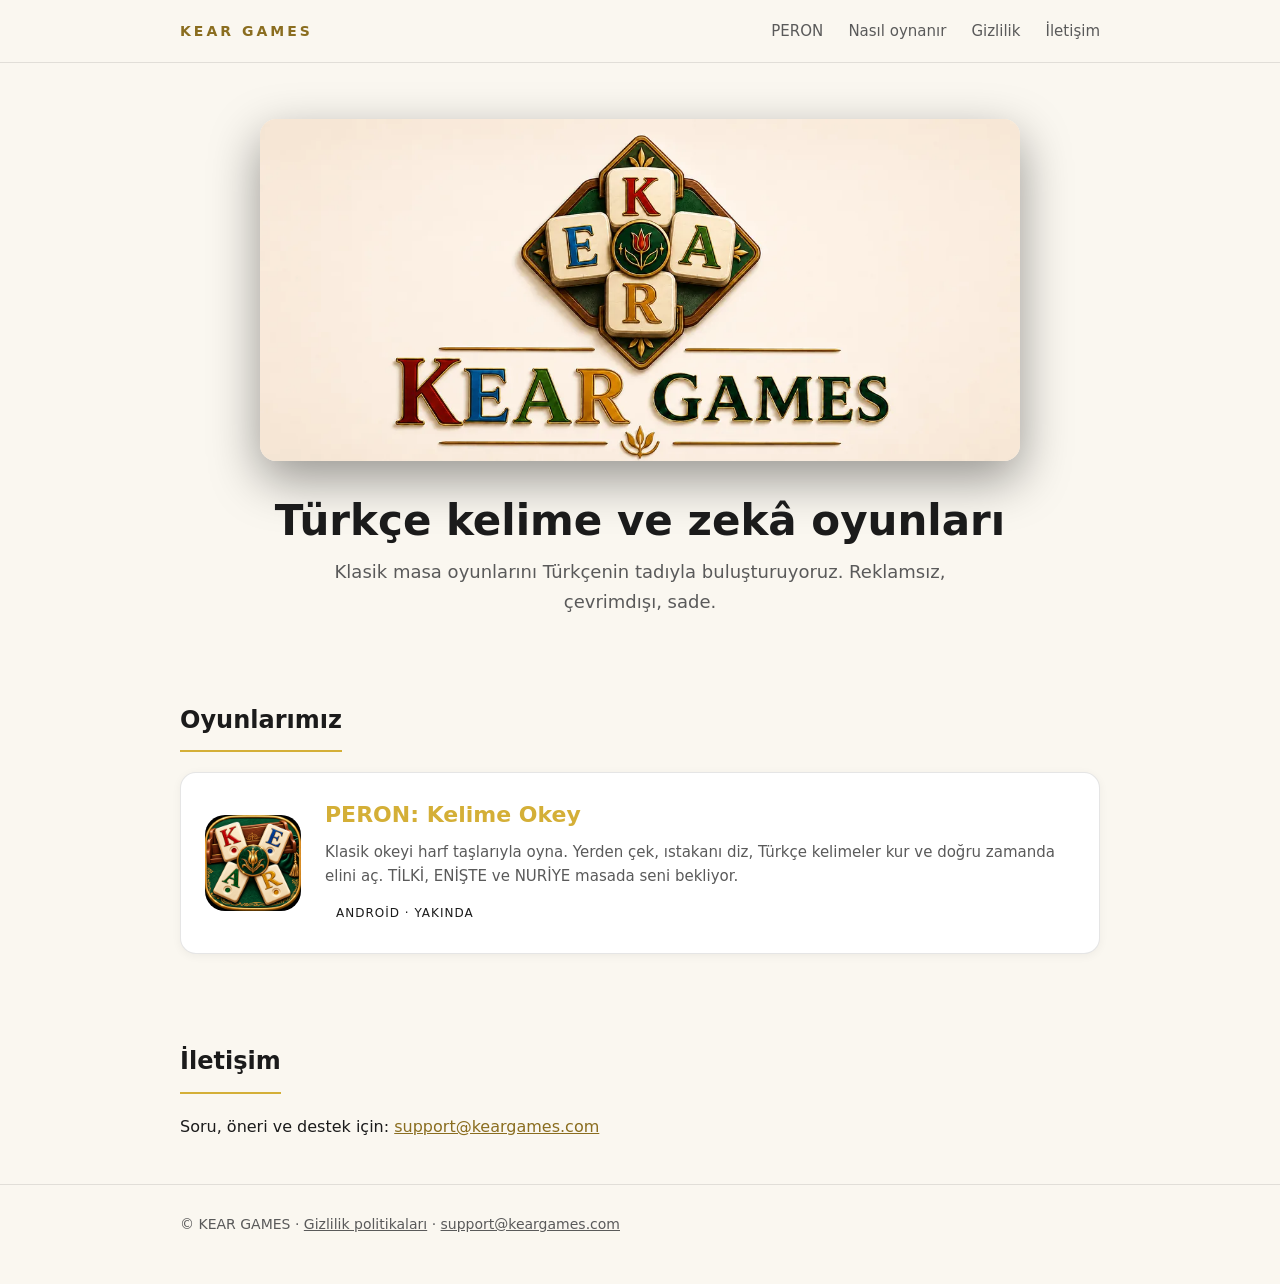
<file: index.html>
<!doctype html>
<html lang="tr">
<head>
<meta charset="utf-8">
<meta name="viewport" content="width=device-width, initial-scale=1">
<title>KEAR GAMES — Türkçe kelime ve zekâ oyunları</title>
<meta name="description" content="KEAR GAMES, klasik masa oyunlarını Türkçenin tadıyla buluşturan bağımsız bir oyun stüdyosudur.">
<link rel="icon" href="gorseller/peron-ikon.png">
<link rel="stylesheet" href="stil.css">
</head>
<body>

<header class="ust">
  <div class="kap">
    <a class="logo" href="/">KEAR GAMES</a>
    <nav>
      <a href="/peron/">PERON</a>
      <a href="/nasil-oynanir/">Nasıl oynanır</a>
      <a href="/gizlilik/">Gizlilik</a>
      <a href="mailto:support@keargames.com">İletişim</a>
    </nav>
  </div>
</header>

<div class="kap">

  <div class="hero">
    <img src="gorseller/kear-games.webp" alt="KEAR GAMES" width="1200" height="539">
    <h1>Türkçe kelime ve zekâ oyunları</h1>
    <p>Klasik masa oyunlarını Türkçenin tadıyla buluşturuyoruz. Reklamsız, çevrimdışı, sade.</p>
  </div>

  <section>
    <h2>Oyunlarımız</h2>
    <a class="oyun" href="/peron/">
      <img src="gorseller/peron-ikon.png" alt="PERON: Kelime Okey simgesi" width="96" height="96">
      <div class="bilgi">
        <h3>PERON: Kelime Okey</h3>
        <p>Klasik okeyi harf taşlarıyla oyna. Yerden çek, ıstakanı diz, Türkçe kelimeler kur
           ve doğru zamanda elini aç. TİLKİ, ENİŞTE ve NURİYE masada seni bekliyor.</p>
        <span class="rozet">Android · yakında</span>
      </div>
    </a>
  </section>

  <section>
    <h2>İletişim</h2>
    <p>Soru, öneri ve destek için:
       <a href="mailto:support@keargames.com">support@keargames.com</a></p>
  </section>

</div>

<footer>
  <div class="kap">
    © KEAR GAMES ·
    <a href="/gizlilik/">Gizlilik politikaları</a> ·
    <a href="mailto:support@keargames.com">support@keargames.com</a>
  </div>
</footer>

</body>
</html>
</file>
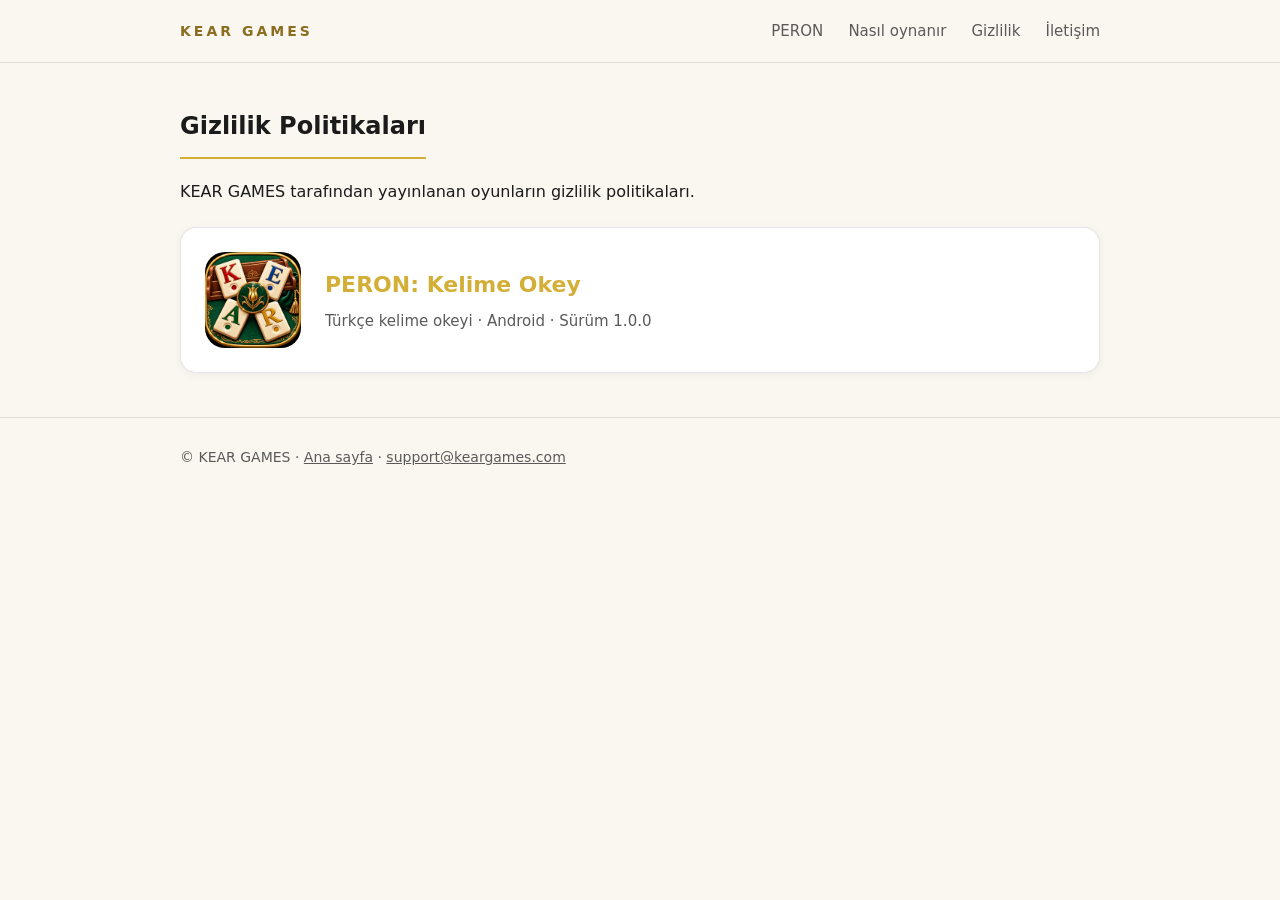
<file: gizlilik/index.html>
<!doctype html>
<html lang="tr">
<head>
<meta charset="utf-8">
<meta name="viewport" content="width=device-width, initial-scale=1">
<title>Gizlilik Politikaları — KEAR GAMES</title>
<meta name="description" content="KEAR GAMES oyunlarının gizlilik politikaları.">
<link rel="icon" href="/gorseller/peron-ikon.png">
<link rel="stylesheet" href="/stil.css">
</head>
<body>

<header class="ust">
  <div class="kap">
    <a class="logo" href="/">KEAR GAMES</a>
    <nav>
      <a href="/peron/">PERON</a>
      <a href="/nasil-oynanir/">Nasıl oynanır</a>
      <a href="/gizlilik/">Gizlilik</a>
      <a href="mailto:support@keargames.com">İletişim</a>
    </nav>
  </div>
</header>

<div class="kap">
  <section>
    <h2>Gizlilik Politikaları</h2>
    <p style="margin-bottom:22px">KEAR GAMES tarafından yayınlanan oyunların gizlilik politikaları.</p>

    <a class="oyun" href="/gizlilik/peron/">
      <img src="/gorseller/peron-ikon.png" alt="" width="96" height="96">
      <div class="bilgi">
        <h3>PERON: Kelime Okey</h3>
        <p>Türkçe kelime okeyi · Android · Sürüm 1.0.0</p>
      </div>
    </a>
  </section>
</div>

<footer>
  <div class="kap">
    © KEAR GAMES ·
    <a href="/">Ana sayfa</a> ·
    <a href="mailto:support@keargames.com">support@keargames.com</a>
  </div>
</footer>

</body>
</html>
</file>
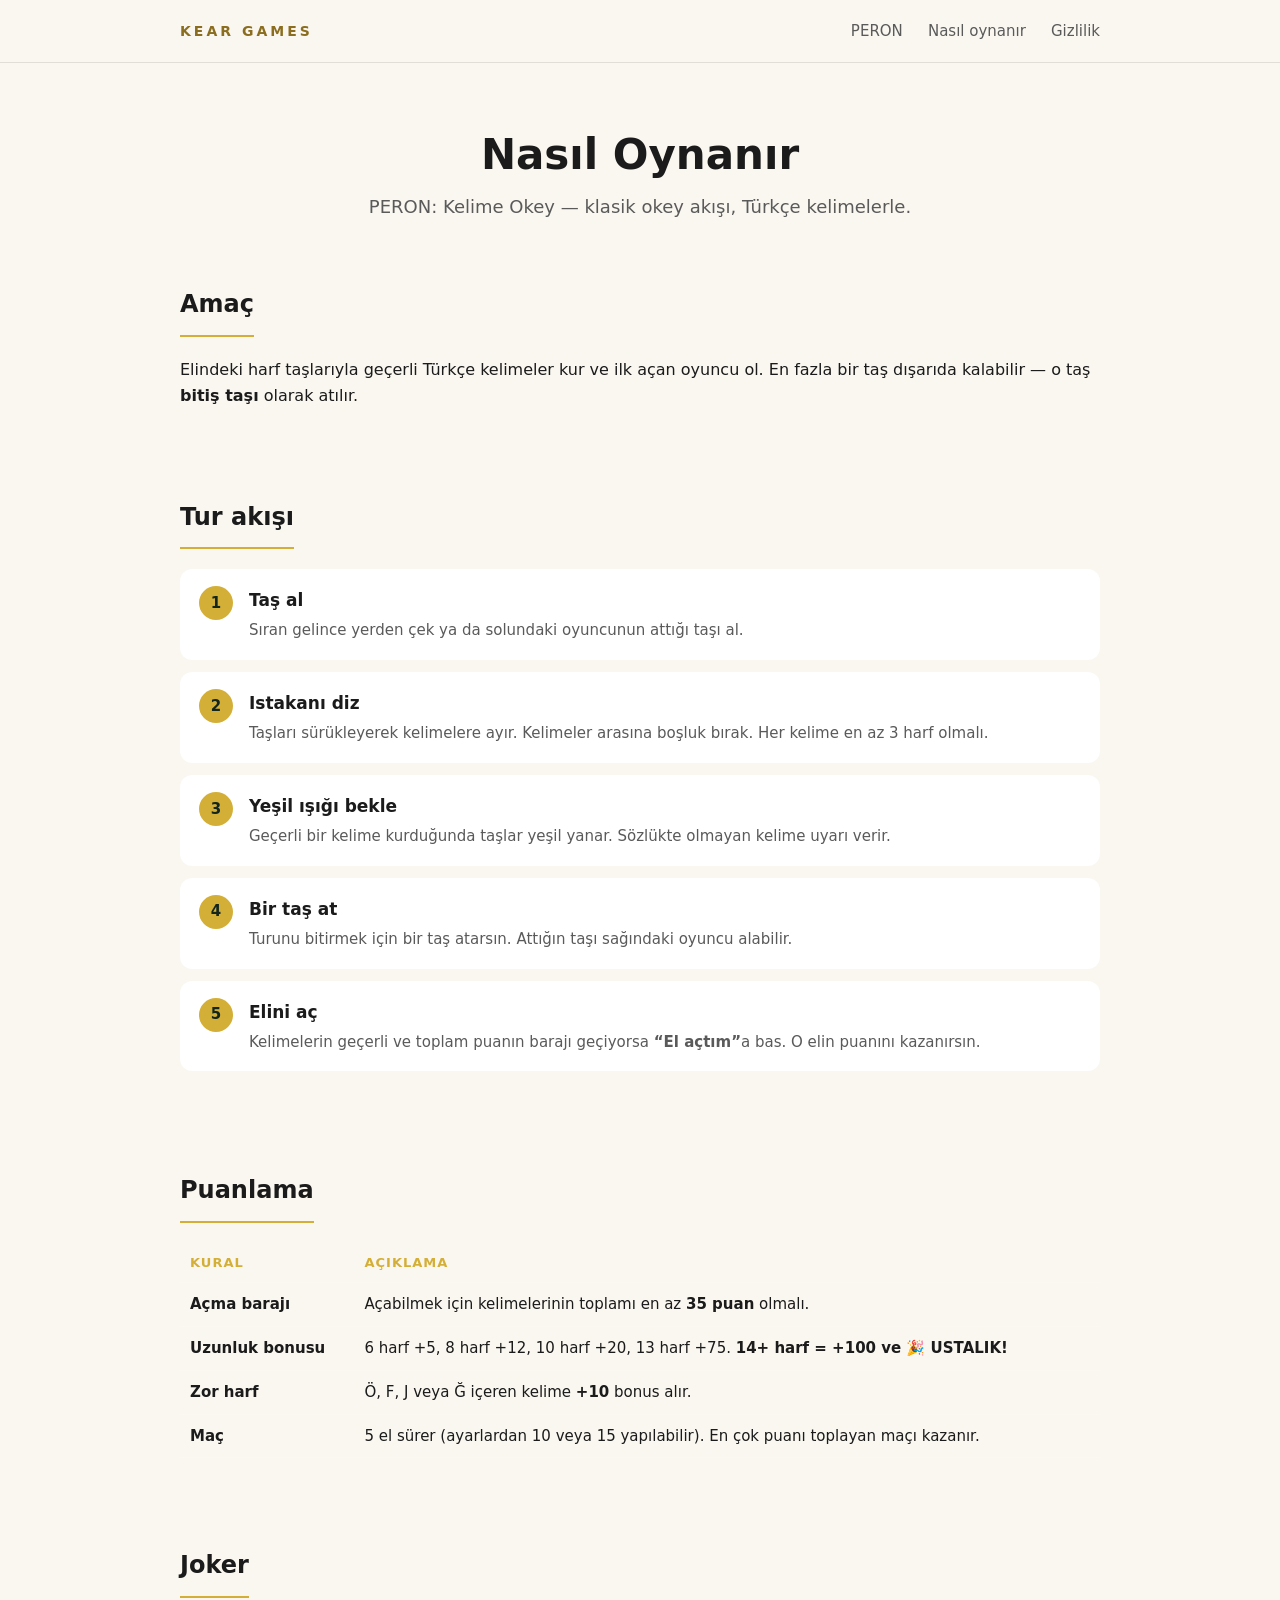
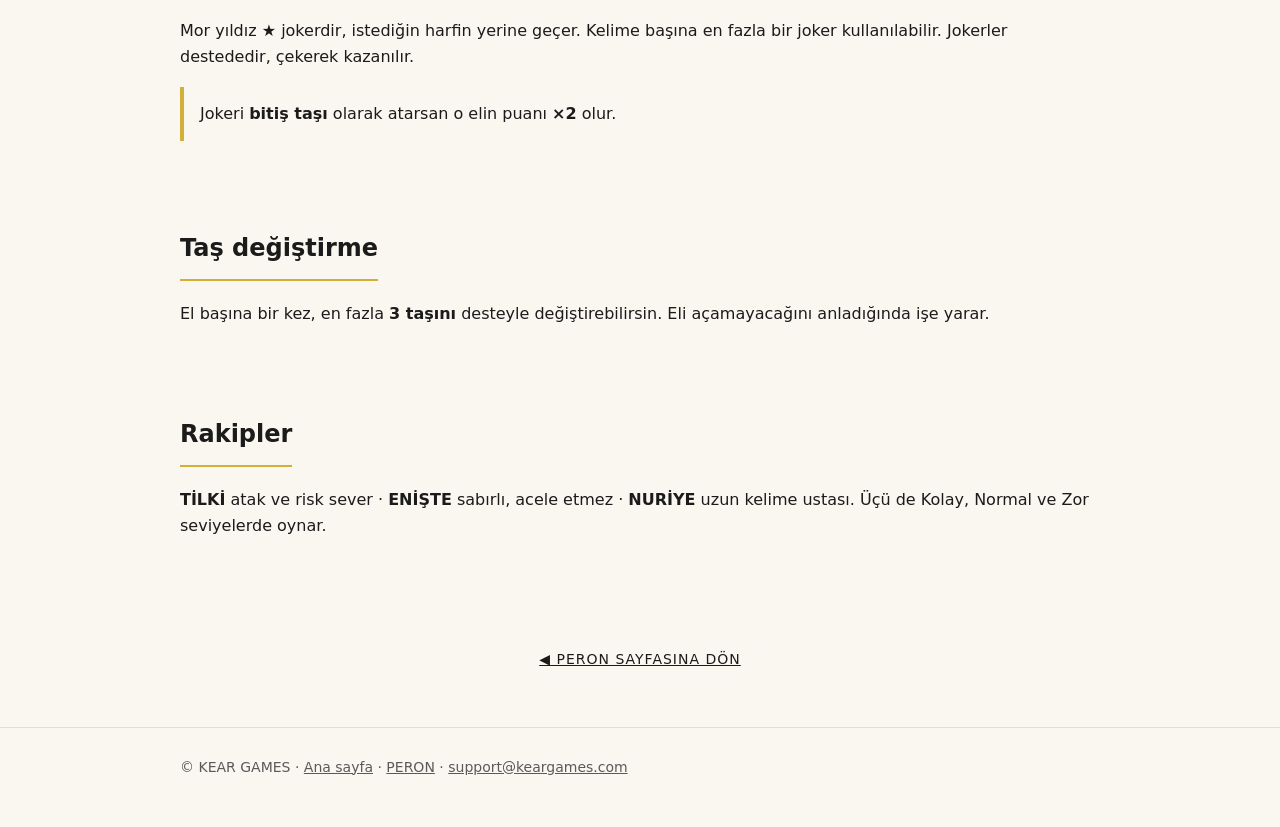
<file: nasil-oynanir/index.html>
<!doctype html>
<html lang="tr">
<head>
<meta charset="utf-8">
<meta name="viewport" content="width=device-width, initial-scale=1">
<title>Nasıl Oynanır — PERON: Kelime Okey | KEAR GAMES</title>
<meta name="description" content="PERON: Kelime Okey nasıl oynanır? Kurallar, puanlama, joker ve açma barajı.">
<link rel="icon" href="/gorseller/peron-ikon.png">
<link rel="stylesheet" href="/stil.css">
<style>
  .adim{ display:flex; gap:16px; align-items:flex-start; background:var(--kart);
    border:1px solid #ffffff12; border-radius:12px; padding:16px 18px; margin-bottom:12px; }
  .adim .no{ flex:0 0 34px; height:34px; border-radius:50%; background:var(--altin);
    color:#12261d; font-weight:800; display:grid; place-items:center; font-size:15px; }
  .adim h3{ font-size:17px; margin-bottom:4px; }
  .adim p{ color:var(--soluk); font-size:15px; }
  table{ width:100%; border-collapse:collapse; font-size:15px; }
  th,td{ text-align:left; padding:9px 10px; border-bottom:1px solid #ffffff12; }
  th{ color:var(--altin); font-size:13px; text-transform:uppercase; letter-spacing:1px; }
  .not{ background:#ffffff0d; border-left:4px solid var(--altin);
    padding:14px 16px; border-radius:0 8px 8px 0; margin-top:16px; }
</style>
</head>
<body>

<header class="ust">
  <div class="kap">
    <a class="logo" href="/">KEAR GAMES</a>
    <nav>
      <a href="/peron/">PERON</a>
      <a href="/nasil-oynanir/">Nasıl oynanır</a>
      <a href="/gizlilik/peron/">Gizlilik</a>
    </nav>
  </div>
</header>

<div class="kap">

  <div class="hero" style="padding:40px 0 20px">
    <h1>Nasıl Oynanır</h1>
    <p>PERON: Kelime Okey — klasik okey akışı, Türkçe kelimelerle.</p>
  </div>

  <section>
    <h2>Amaç</h2>
    <p>Elindeki harf taşlarıyla geçerli Türkçe kelimeler kur ve ilk açan oyuncu ol.
       En fazla bir taş dışarıda kalabilir — o taş <b>bitiş taşı</b> olarak atılır.</p>
  </section>

  <section>
    <h2>Tur akışı</h2>

    <div class="adim"><div class="no">1</div><div>
      <h3>Taş al</h3>
      <p>Sıran gelince yerden çek ya da solundaki oyuncunun attığı taşı al.</p></div></div>

    <div class="adim"><div class="no">2</div><div>
      <h3>Istakanı diz</h3>
      <p>Taşları sürükleyerek kelimelere ayır. Kelimeler arasına boşluk bırak.
         Her kelime en az 3 harf olmalı.</p></div></div>

    <div class="adim"><div class="no">3</div><div>
      <h3>Yeşil ışığı bekle</h3>
      <p>Geçerli bir kelime kurduğunda taşlar yeşil yanar. Sözlükte olmayan kelime
         uyarı verir.</p></div></div>

    <div class="adim"><div class="no">4</div><div>
      <h3>Bir taş at</h3>
      <p>Turunu bitirmek için bir taş atarsın. Attığın taşı sağındaki oyuncu alabilir.</p></div></div>

    <div class="adim"><div class="no">5</div><div>
      <h3>Elini aç</h3>
      <p>Kelimelerin geçerli ve toplam puanın barajı geçiyorsa <b>“El açtım”</b>a bas.
         O elin puanını kazanırsın.</p></div></div>
  </section>

  <section>
    <h2>Puanlama</h2>
    <table>
      <tr><th>Kural</th><th>Açıklama</th></tr>
      <tr><td><b>Açma barajı</b></td><td>Açabilmek için kelimelerinin toplamı en az <b>35 puan</b> olmalı.</td></tr>
      <tr><td><b>Uzunluk bonusu</b></td><td>6 harf +5, 8 harf +12, 10 harf +20, 13 harf +75.
        <b>14+ harf = +100 ve 🎉 USTALIK!</b></td></tr>
      <tr><td><b>Zor harf</b></td><td>Ö, F, J veya Ğ içeren kelime <b>+10</b> bonus alır.</td></tr>
      <tr><td><b>Maç</b></td><td>5 el sürer (ayarlardan 10 veya 15 yapılabilir).
        En çok puanı toplayan maçı kazanır.</td></tr>
    </table>
  </section>

  <section>
    <h2>Joker</h2>
    <p>Mor yıldız <b>★</b> jokerdir, istediğin harfin yerine geçer. Kelime başına en fazla bir
       joker kullanılabilir. Jokerler destededir, çekerek kazanılır.</p>
    <div class="not">
      <p style="margin:0">Jokeri <b>bitiş taşı</b> olarak atarsan o elin puanı <b>×2</b> olur.</p>
    </div>
  </section>

  <section>
    <h2>Taş değiştirme</h2>
    <p>El başına bir kez, en fazla <b>3 taşını</b> desteyle değiştirebilirsin.
       Eli açamayacağını anladığında işe yarar.</p>
  </section>

  <section>
    <h2>Rakipler</h2>
    <p><b>TİLKİ</b> atak ve risk sever · <b>ENİŞTE</b> sabırlı, acele etmez ·
       <b>NURİYE</b> uzun kelime ustası. Üçü de Kolay, Normal ve Zor seviyelerde oynar.</p>
  </section>

  <section style="text-align:center">
    <a class="rozet" href="/peron/" style="font-size:14px; padding:10px 20px">◀ PERON sayfasına dön</a>
  </section>

</div>

<footer>
  <div class="kap">
    © KEAR GAMES ·
    <a href="/">Ana sayfa</a> ·
    <a href="/peron/">PERON</a> ·
    <a href="mailto:support@keargames.com">support@keargames.com</a>
  </div>
</footer>

</body>
</html>
</file>
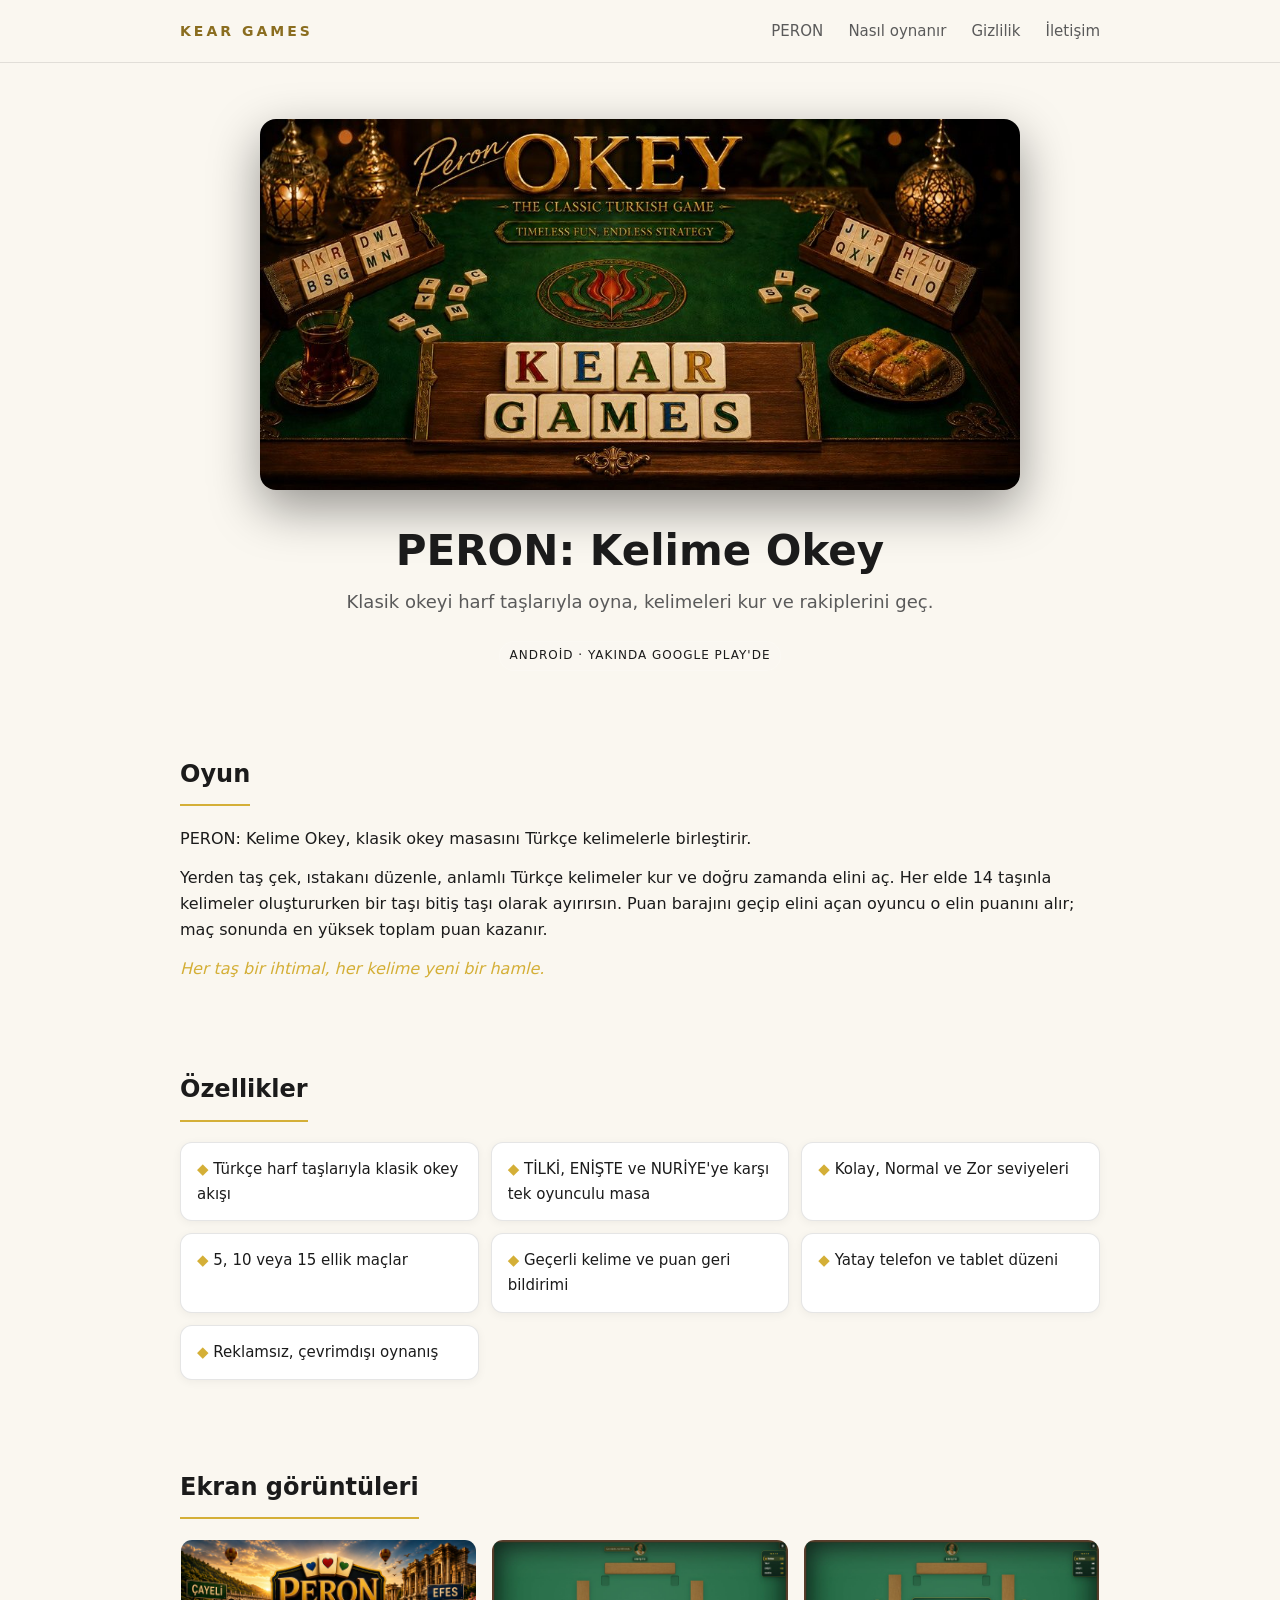
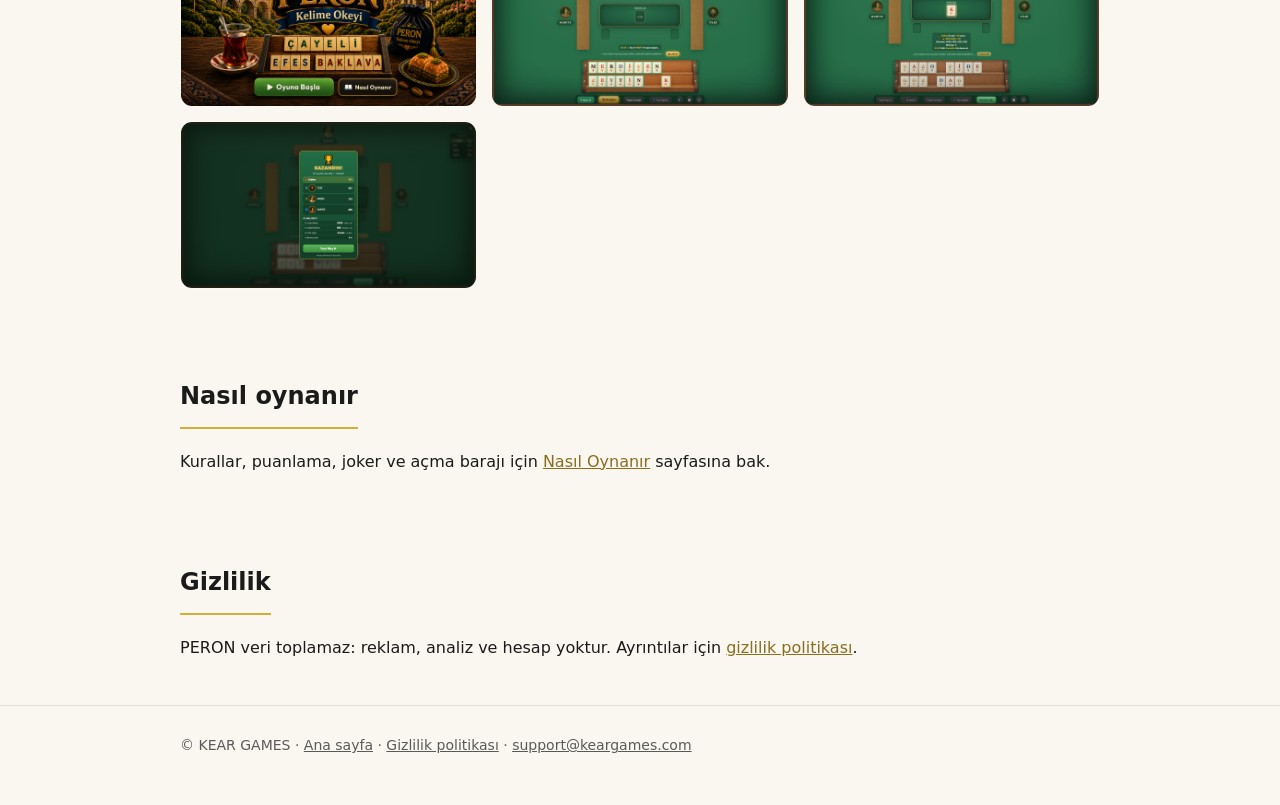
<file: peron/index.html>
<!doctype html>
<html lang="tr">
<head>
<meta charset="utf-8">
<meta name="viewport" content="width=device-width, initial-scale=1">
<title>PERON: Kelime Okey — KEAR GAMES</title>
<meta name="description" content="Klasik okeyi harf taşlarıyla oyna, Türkçe kelimeler kur ve rakiplerini geç. Reklamsız, çevrimdışı.">
<link rel="icon" href="/gorseller/peron-ikon.png">
<link rel="stylesheet" href="/stil.css">
</head>
<body>

<header class="ust">
  <div class="kap">
    <a class="logo" href="/">KEAR GAMES</a>
    <nav>
      <a href="/peron/">PERON</a>
      <a href="/nasil-oynanir/">Nasıl oynanır</a>
      <a href="/gizlilik/peron/">Gizlilik</a>
      <a href="mailto:support@keargames.com">İletişim</a>
    </nav>
  </div>
</header>

<div class="kap">

  <div class="hero">
    <img src="/gorseller/peron-tanitim.jpg" alt="PERON: Kelime Okey" width="1024" height="500">
    <h1>PERON: Kelime Okey</h1>
    <p>Klasik okeyi harf taşlarıyla oyna, kelimeleri kur ve rakiplerini geç.</p>
    <p style="margin-top:14px"><span class="rozet">Android · yakında Google Play'de</span></p>
  </div>

  <section>
    <h2>Oyun</h2>
    <p>PERON: Kelime Okey, klasik okey masasını Türkçe kelimelerle birleştirir.</p>
    <p style="margin-top:12px">Yerden taş çek, ıstakanı düzenle, anlamlı Türkçe kelimeler kur ve
       doğru zamanda elini aç. Her elde 14 taşınla kelimeler oluştururken bir taşı bitiş taşı
       olarak ayırırsın. Puan barajını geçip elini açan oyuncu o elin puanını alır; maç sonunda
       en yüksek toplam puan kazanır.</p>
    <p style="margin-top:12px; color:var(--altin)"><em>Her taş bir ihtimal, her kelime yeni bir hamle.</em></p>
  </section>

  <section>
    <h2>Özellikler</h2>
    <ul class="ozellikler">
      <li>Türkçe harf taşlarıyla klasik okey akışı</li>
      <li>TİLKİ, ENİŞTE ve NURİYE'ye karşı tek oyunculu masa</li>
      <li>Kolay, Normal ve Zor seviyeleri</li>
      <li>5, 10 veya 15 ellik maçlar</li>
      <li>Geçerli kelime ve puan geri bildirimi</li>
      <li>Yatay telefon ve tablet düzeni</li>
      <li>Reklamsız, çevrimdışı oynanış</li>
    </ul>
  </section>

  <section>
    <h2>Ekran görüntüleri</h2>
    <div class="galeri">
      <img src="/gorseller/ekran-1.jpg" alt="Ana menü" loading="lazy" width="1280" height="720">
      <img src="/gorseller/ekran-2.jpg" alt="Masada kelime kurulurken" loading="lazy" width="1280" height="720">
      <img src="/gorseller/ekran-3.jpg" alt="El sonu ve puanlar" loading="lazy" width="1280" height="720">
      <img src="/gorseller/ekran-4.jpg" alt="Maç sonu özeti" loading="lazy" width="1280" height="720">
    </div>
  </section>

  <section>
    <h2>Nasıl oynanır</h2>
    <p>Kurallar, puanlama, joker ve açma barajı için
       <a href="/nasil-oynanir/">Nasıl Oynanır</a> sayfasına bak.</p>
  </section>

  <section>
    <h2>Gizlilik</h2>
    <p>PERON veri toplamaz: reklam, analiz ve hesap yoktur. Ayrıntılar için
       <a href="/gizlilik/peron/">gizlilik politikası</a>.</p>
  </section>

</div>

<div class="buyutec" id="buyutec"><img alt=""></div>

<footer>
  <div class="kap">
    © KEAR GAMES ·
    <a href="/">Ana sayfa</a> ·
    <a href="/gizlilik/peron/">Gizlilik politikası</a> ·
    <a href="mailto:support@keargames.com">support@keargames.com</a>
  </div>
</footer>

<script>
// Ekran goruntusune tiklayinca buyuk goster; tiklama veya ESC ile kapan.
(function(){
  var kutu=document.getElementById("buyutec"), buyuk=kutu.querySelector("img");
  document.querySelectorAll(".galeri img").forEach(function(g){
    g.addEventListener("click",function(){
      buyuk.src=g.src; buyuk.alt=g.alt; kutu.classList.add("acik");
    });
  });
  kutu.addEventListener("click",function(){ kutu.classList.remove("acik"); });
  document.addEventListener("keydown",function(e){
    if(e.key==="Escape") kutu.classList.remove("acik");
  });
})();
</script>

</body>
</html>
</file>
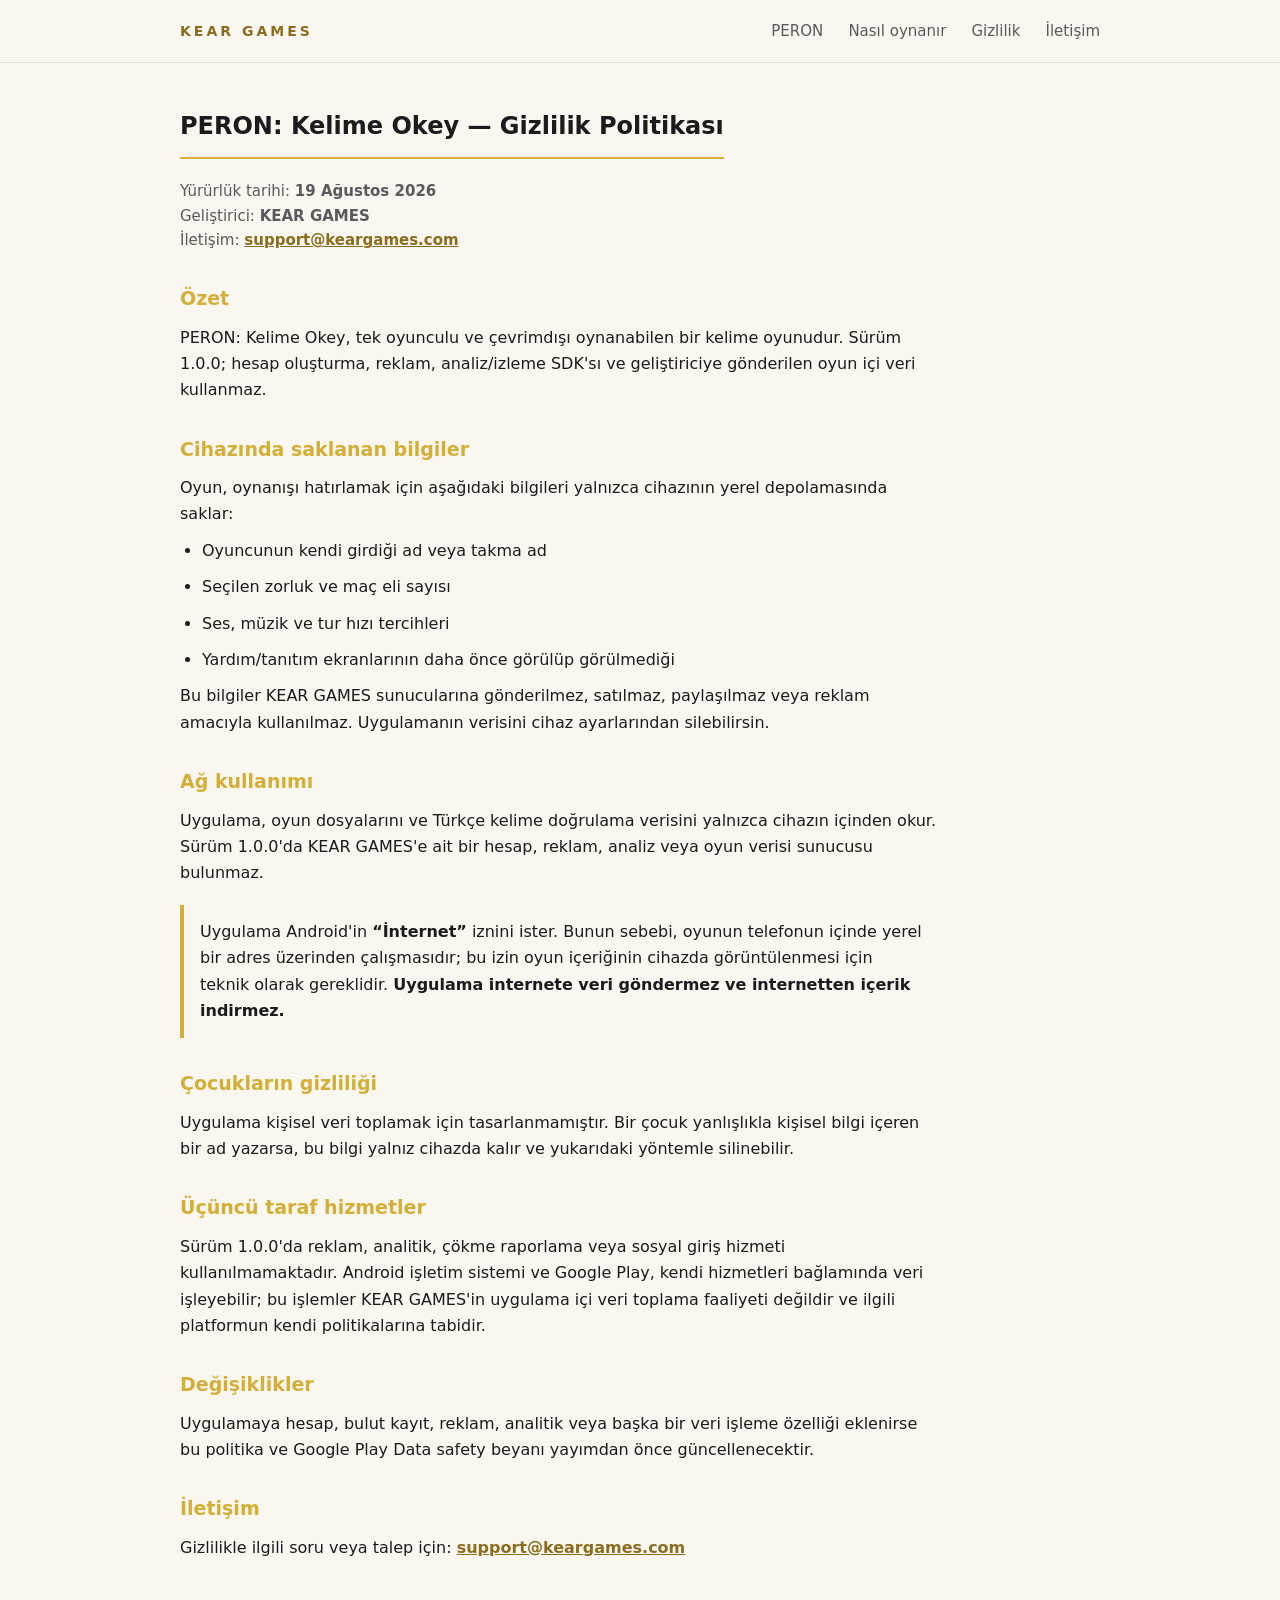
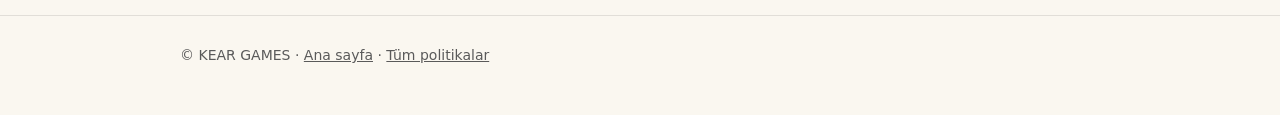
<file: gizlilik/peron/index.html>
<!doctype html>
<html lang="tr">
<head>
<meta charset="utf-8">
<meta name="viewport" content="width=device-width, initial-scale=1">
<title>PERON: Kelime Okey — Gizlilik Politikası | KEAR GAMES</title>
<meta name="description" content="PERON: Kelime Okey gizlilik politikası. Oyun veri toplamaz, reklam ve analiz kullanmaz.">
<link rel="icon" href="/gorseller/peron-ikon.png">
<link rel="stylesheet" href="/stil.css">
<style>
  .metin{ max-width:760px; }
  .metin h3{ font-size:19px; margin:30px 0 10px; color:var(--altin); }
  .metin p, .metin li{ margin-bottom:10px; }
  .metin ul{ padding-left:22px; }
  .kunye{ color:var(--soluk); font-size:15px; margin-bottom:8px; }
  .vurgu{ background:#ffffff0d; border-left:4px solid var(--altin);
          padding:14px 16px; margin:18px 0; border-radius:0 8px 8px 0; }
</style>
</head>
<body>

<header class="ust">
  <div class="kap">
    <a class="logo" href="/">KEAR GAMES</a>
    <nav>
      <a href="/peron/">PERON</a>
      <a href="/nasil-oynanir/">Nasıl oynanır</a>
      <a href="/gizlilik/">Gizlilik</a>
      <a href="mailto:support@keargames.com">İletişim</a>
    </nav>
  </div>
</header>

<div class="kap">
<section class="metin">

  <h2>PERON: Kelime Okey — Gizlilik Politikası</h2>
  <p class="kunye">
    Yürürlük tarihi: <b>19 Ağustos 2026</b><br>
    Geliştirici: <b>KEAR GAMES</b><br>
    İletişim: <b><a href="mailto:support@keargames.com">support@keargames.com</a></b>
  </p>

  <h3>Özet</h3>
  <p>PERON: Kelime Okey, tek oyunculu ve çevrimdışı oynanabilen bir kelime oyunudur.
     Sürüm 1.0.0; hesap oluşturma, reklam, analiz/izleme SDK'sı ve geliştiriciye
     gönderilen oyun içi veri kullanmaz.</p>

  <h3>Cihazında saklanan bilgiler</h3>
  <p>Oyun, oynanışı hatırlamak için aşağıdaki bilgileri yalnızca cihazının yerel
     depolamasında saklar:</p>
  <ul>
    <li>Oyuncunun kendi girdiği ad veya takma ad</li>
    <li>Seçilen zorluk ve maç eli sayısı</li>
    <li>Ses, müzik ve tur hızı tercihleri</li>
    <li>Yardım/tanıtım ekranlarının daha önce görülüp görülmediği</li>
  </ul>
  <p>Bu bilgiler KEAR GAMES sunucularına gönderilmez, satılmaz, paylaşılmaz veya
     reklam amacıyla kullanılmaz. Uygulamanın verisini cihaz ayarlarından silebilirsin.</p>

  <h3>Ağ kullanımı</h3>
  <p>Uygulama, oyun dosyalarını ve Türkçe kelime doğrulama verisini yalnızca cihazın
     içinden okur. Sürüm 1.0.0'da KEAR GAMES'e ait bir hesap, reklam, analiz veya
     oyun verisi sunucusu bulunmaz.</p>
  <div class="vurgu">
    <p style="margin:0">Uygulama Android'in <b>“İnternet”</b> iznini ister. Bunun sebebi,
       oyunun telefonun içinde yerel bir adres üzerinden çalışmasıdır; bu izin oyun
       içeriğinin cihazda görüntülenmesi için teknik olarak gereklidir.
       <b>Uygulama internete veri göndermez ve internetten içerik indirmez.</b></p>
  </div>

  <h3>Çocukların gizliliği</h3>
  <p>Uygulama kişisel veri toplamak için tasarlanmamıştır. Bir çocuk yanlışlıkla
     kişisel bilgi içeren bir ad yazarsa, bu bilgi yalnız cihazda kalır ve yukarıdaki
     yöntemle silinebilir.</p>

  <h3>Üçüncü taraf hizmetler</h3>
  <p>Sürüm 1.0.0'da reklam, analitik, çökme raporlama veya sosyal giriş hizmeti
     kullanılmamaktadır. Android işletim sistemi ve Google Play, kendi hizmetleri
     bağlamında veri işleyebilir; bu işlemler KEAR GAMES'in uygulama içi veri toplama
     faaliyeti değildir ve ilgili platformun kendi politikalarına tabidir.</p>

  <h3>Değişiklikler</h3>
  <p>Uygulamaya hesap, bulut kayıt, reklam, analitik veya başka bir veri işleme
     özelliği eklenirse bu politika ve Google Play Data safety beyanı yayımdan önce
     güncellenecektir.</p>

  <h3>İletişim</h3>
  <p>Gizlilikle ilgili soru veya talep için:
     <b><a href="mailto:support@keargames.com">support@keargames.com</a></b></p>

</section>
</div>

<footer>
  <div class="kap">
    © KEAR GAMES ·
    <a href="/">Ana sayfa</a> ·
    <a href="/gizlilik/">Tüm politikalar</a>
  </div>
</footer>

</body>
</html>
</file>
<file: stil.css>
/* KEAR GAMES — ortak stil. Harici kaynak yok. */
:root{
  --yesil:#0f4d33; --yesil-koyu:#0a3524; --altin:#d4af37;
  --krem:#f3ede0; --metin:#e8e6e1; --soluk:#a9a49a; --kart:#12261d;
}
*{ box-sizing:border-box; margin:0; padding:0; }
body{
  font:16px/1.65 system-ui,-apple-system,"Segoe UI",Roboto,sans-serif;
  color:var(--metin); background:var(--yesil-koyu);
  background-image:radial-gradient(ellipse at 50% -10%, #16624180 0%, transparent 60%);
  min-height:100vh;
}
.kap{ max-width:960px; margin:0 auto; padding:0 20px; }
a{ color:var(--altin); }

/* ---- ust menu ---- */
header.ust{ border-bottom:1px solid #ffffff14; padding:18px 0; }
header.ust .kap{ display:flex; align-items:center; justify-content:space-between; gap:16px; flex-wrap:wrap; }
.logo{ font-weight:800; letter-spacing:3px; font-size:14px; text-transform:uppercase;
  color:var(--altin); text-decoration:none; }
nav a{ color:var(--soluk); text-decoration:none; margin-left:20px; font-size:15px; }
nav a:hover{ color:var(--altin); }

/* ---- hero ---- */
.hero{ padding:56px 0 40px; text-align:center; }
.hero img{ width:100%; max-width:760px; height:auto; border-radius:16px;
  box-shadow:0 18px 50px #0006; }
.hero h1{ font-size:clamp(28px,5vw,42px); line-height:1.15; margin:28px 0 12px; }
.hero p{ color:var(--soluk); font-size:18px; max-width:620px; margin:0 auto; }

/* ---- bolum ---- */
section{ padding:44px 0; }
h2{ font-size:24px; margin-bottom:20px; padding-bottom:10px;
  border-bottom:2px solid var(--altin); display:inline-block; }

/* ---- oyun karti ---- */
.oyun{ display:flex; gap:24px; align-items:center; flex-wrap:wrap;
  background:var(--kart); border:1px solid #ffffff14; border-radius:16px;
  padding:24px; text-decoration:none; color:inherit; transition:transform .15s, border-color .15s; }
.oyun:hover{ transform:translateY(-3px); border-color:var(--altin); }
.oyun img{ width:96px; height:96px; border-radius:20px; flex:0 0 auto; }
.oyun .bilgi{ flex:1; min-width:220px; }
.oyun h3{ font-size:22px; color:var(--altin); margin-bottom:6px; }
.oyun p{ color:var(--soluk); font-size:15px; }
.rozet{ display:inline-block; margin-top:10px; font-size:12px; letter-spacing:1px;
  text-transform:uppercase; background:#ffffff12; border:1px solid #ffffff20;
  padding:4px 10px; border-radius:999px; color:var(--metin); }

/* ---- ozellik listesi ---- */
.ozellikler{ list-style:none; display:grid; gap:12px;
  grid-template-columns:repeat(auto-fit,minmax(260px,1fr)); }
.ozellikler li{ background:var(--kart); border:1px solid #ffffff12;
  border-radius:12px; padding:14px 16px; font-size:15px; }
.ozellikler li::before{ content:"◆ "; color:var(--altin); }

/* ---- galeri ---- */
.galeri{ display:grid; gap:14px; grid-template-columns:repeat(auto-fit,minmax(280px,1fr)); }
.galeri img{ width:100%; height:auto; border-radius:12px; border:1px solid #ffffff14;
  cursor:zoom-in; transition:transform .15s; display:block; }
.galeri img:hover{ transform:scale(1.02); }

/* ---- buyutec ---- */
.buyutec{ position:fixed; inset:0; background:#000000e8; display:none;
  align-items:center; justify-content:center; padding:20px; z-index:100; cursor:zoom-out; }
.buyutec.acik{ display:flex; }
.buyutec img{ max-width:100%; max-height:100%; border-radius:10px; }

footer{ border-top:1px solid #ffffff14; padding:28px 0 48px; color:var(--soluk); font-size:14px; }
footer a{ color:var(--soluk); }
footer a:hover{ color:var(--altin); }

@media (prefers-color-scheme: light){
  body{ background:#faf7f0; background-image:none; color:#1b1b1b; }
  :root{ --kart:#fff; --soluk:#5a5a5a; --metin:#1b1b1b; }
  header.ust, footer{ border-color:#0000001a; }
  .oyun, .ozellikler li{ border-color:#0000001a; box-shadow:0 2px 10px #0000000d; }
  .logo{ color:#8a6d1f; } a{ color:#8a6d1f; }
}
</file>
